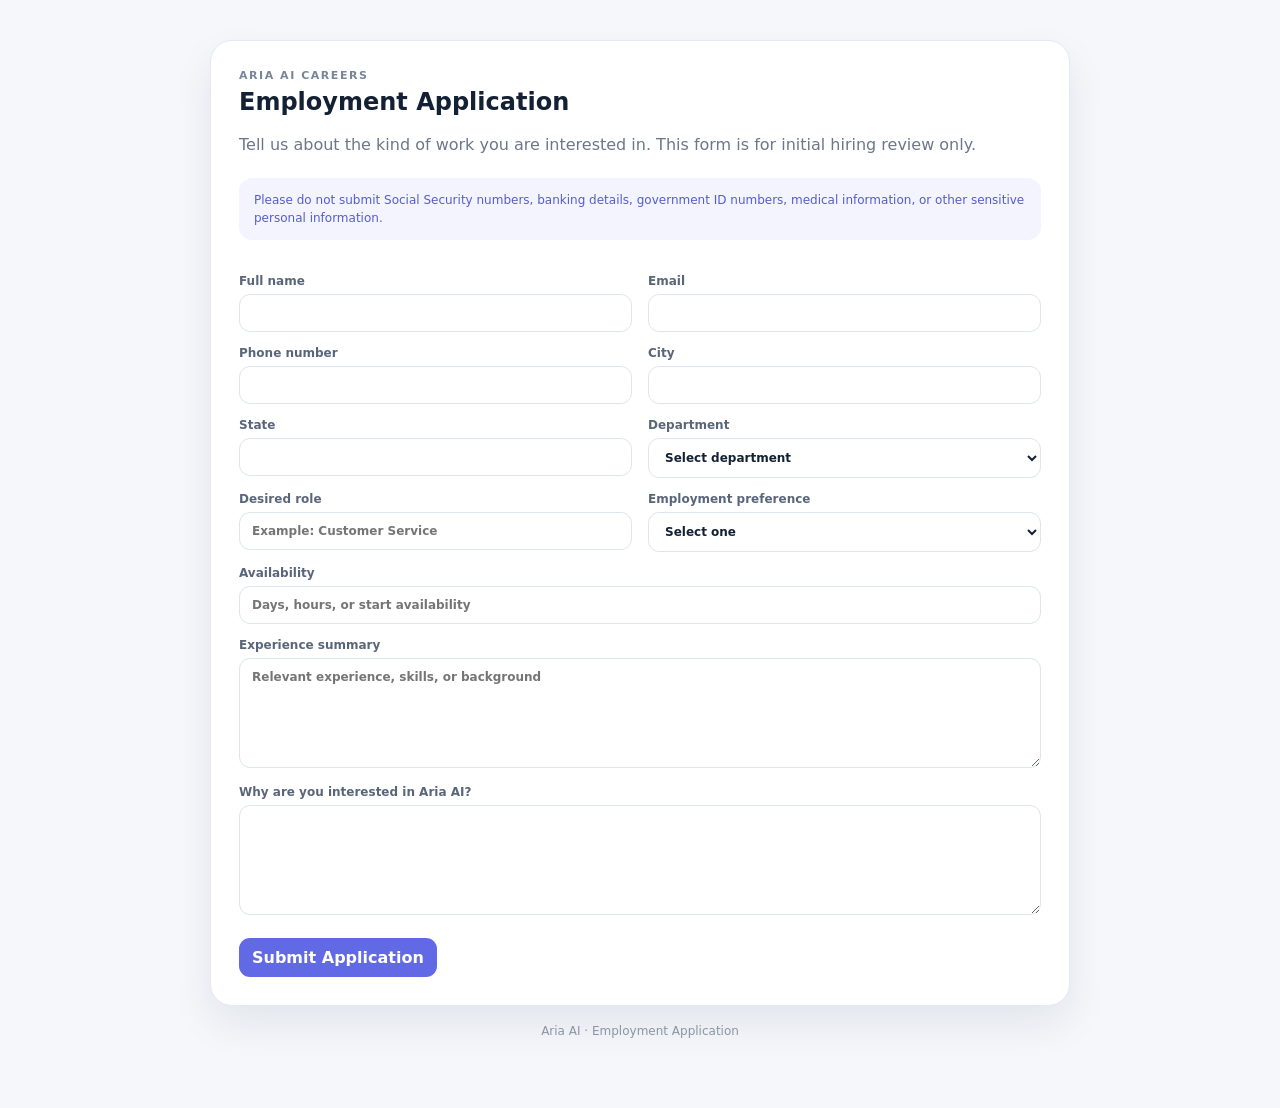
<file: application.html>
<!doctype html>
<html lang="en">
<head>
  <meta charset="utf-8" />
  <meta name="viewport" content="width=device-width, initial-scale=1" />
  <title>Apply to Aria AI</title>
  <link rel="stylesheet" href="staff.css" />
  <style>
    body{background:#f5f7fb}.application-wrap{width:min(860px,calc(100% - 32px));margin:40px auto 70px}.application-card{background:#fff;border:1px solid #e5eaf1;border-radius:22px;padding:28px;box-shadow:0 18px 40px rgba(17,31,56,.08)}.application-head{margin-bottom:20px}.application-head h1{margin:6px 0 8px}.application-head p{color:#6b778a;line-height:1.6}.application-note{padding:13px 15px;border-radius:13px;background:#f3f4ff;color:#555dcc;font-size:12px;line-height:1.5;margin-bottom:20px}.success{padding:18px;border-radius:14px;background:#e9f7f3;color:#1e7d6e;font-weight:700;margin-bottom:18px}.hidden{display:none}.application-footer{text-align:center;color:#8a95a5;font-size:12px;margin-top:18px}@media(max-width:640px){.application-wrap{margin:18px auto 50px}.application-card{padding:20px}}
  </style>
</head>
<body>
  <main class="application-wrap">
    <section class="application-card">
      <div id="applicationSuccess" class="success hidden">Application received. Aria AI staff will review your submission.</div>
      <div class="application-head"><div class="eyebrow">ARIA AI CAREERS</div><h1>Employment Application</h1><p>Tell us about the kind of work you are interested in. This form is for initial hiring review only.</p></div>
      <div class="application-note">Please do not submit Social Security numbers, banking details, government ID numbers, medical information, or other sensitive personal information.</div>
      <form id="applicationForm" class="form-grid">
        <label>Full name<input id="appFullName" required maxlength="120" /></label>
        <label>Email<input id="appEmail" type="email" required maxlength="254" /></label>
        <label>Phone number<input id="appPhone" maxlength="40" /></label>
        <label>City<input id="appCity" maxlength="80" /></label>
        <label>State<input id="appState" maxlength="80" /></label>
        <label>Department<select id="appDepartment" required><option value="">Select department</option><option>Operations</option><option>HR</option><option>IT</option><option>Engineering</option></select></label>
        <label>Desired role<input id="appDesiredRole" required maxlength="120" placeholder="Example: Customer Service" /></label>
        <label>Employment preference<select id="appEmploymentType" required><option value="">Select one</option><option>Full-time</option><option>Part-time</option><option>Flexible</option><option>Internship</option></select></label>
        <label class="full">Availability<input id="appAvailability" maxlength="160" placeholder="Days, hours, or start availability" /></label>
        <label class="full">Experience summary<textarea id="appExperience" maxlength="1200" placeholder="Relevant experience, skills, or background"></textarea></label>
        <label class="full">Why are you interested in Aria AI?<textarea id="appWhyAria" maxlength="1200"></textarea></label>
        <div class="full modal-actions"><button id="applicationSubmit" class="primary" type="submit">Submit Application</button></div>
      </form>
    </section>
    <div class="application-footer">Aria AI · Employment Application</div>
  </main>
  <script src="application.js"></script>
</body>
</html>
</file>
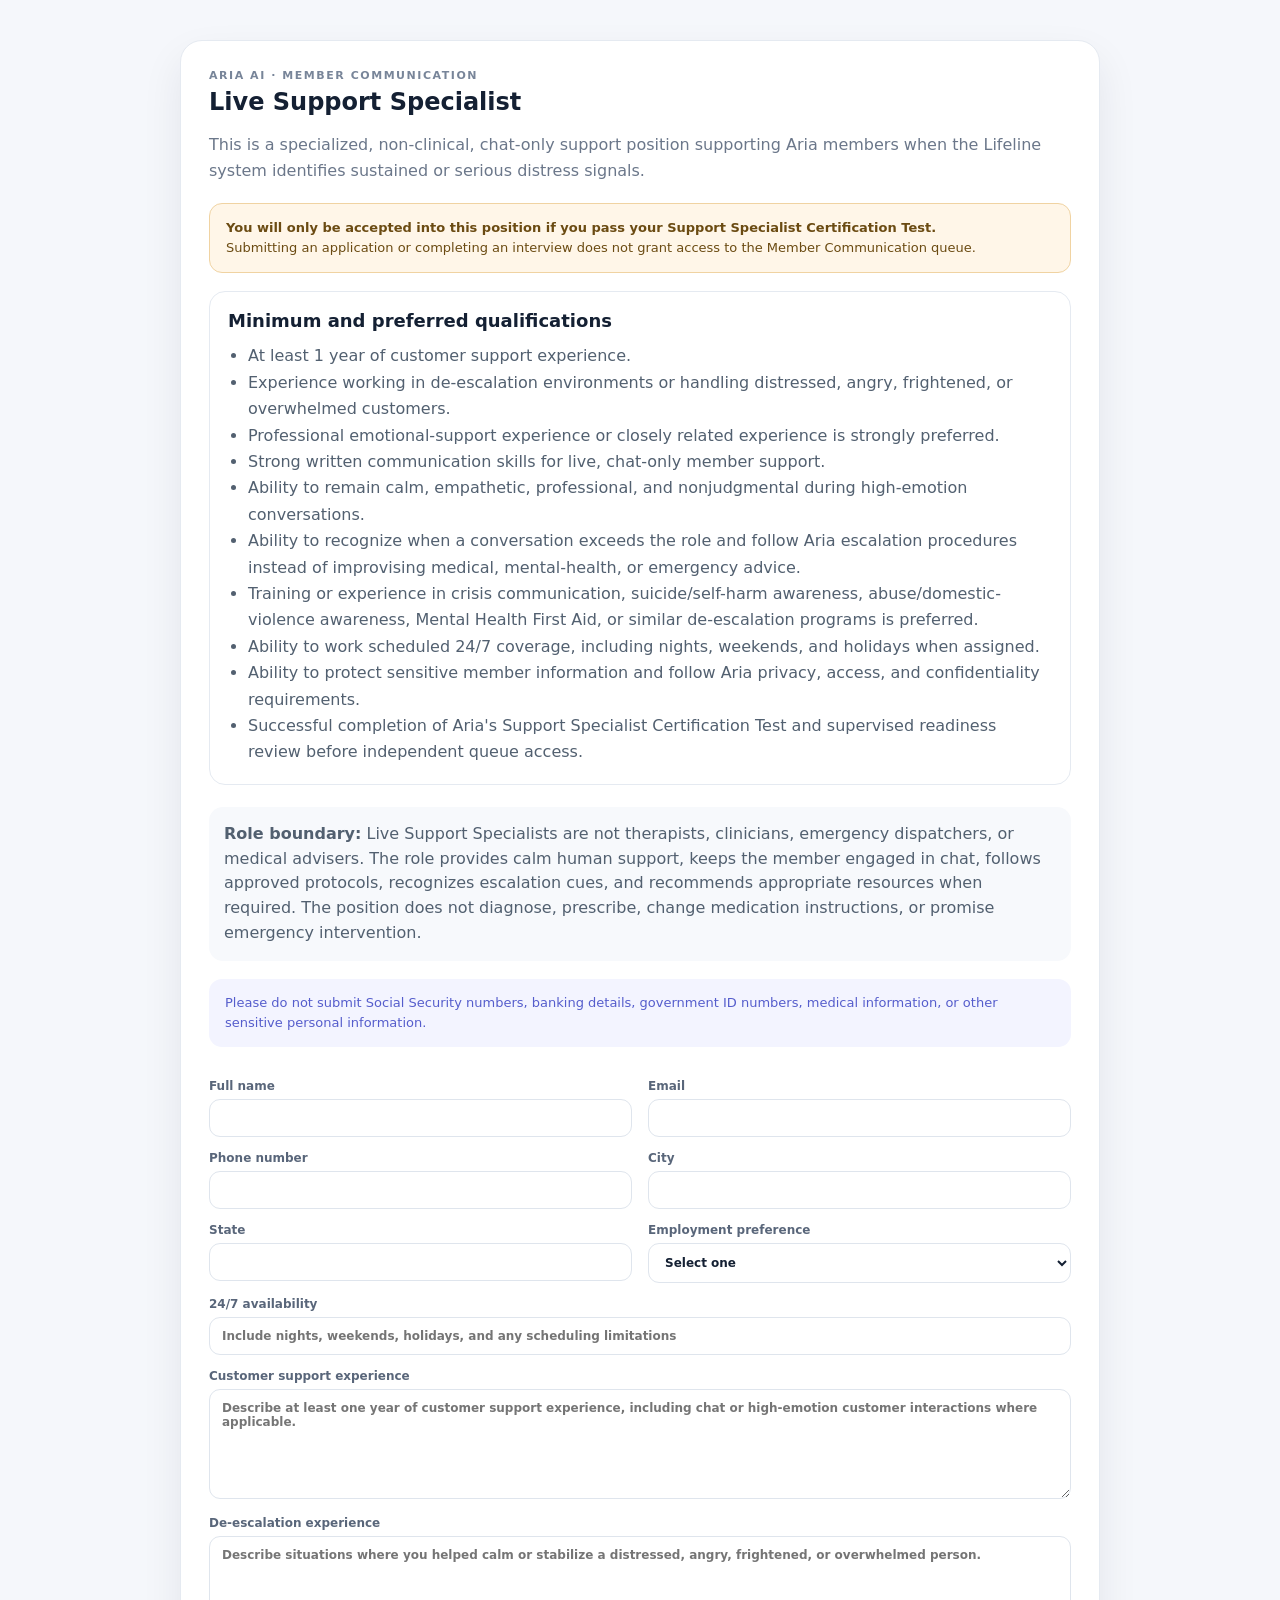
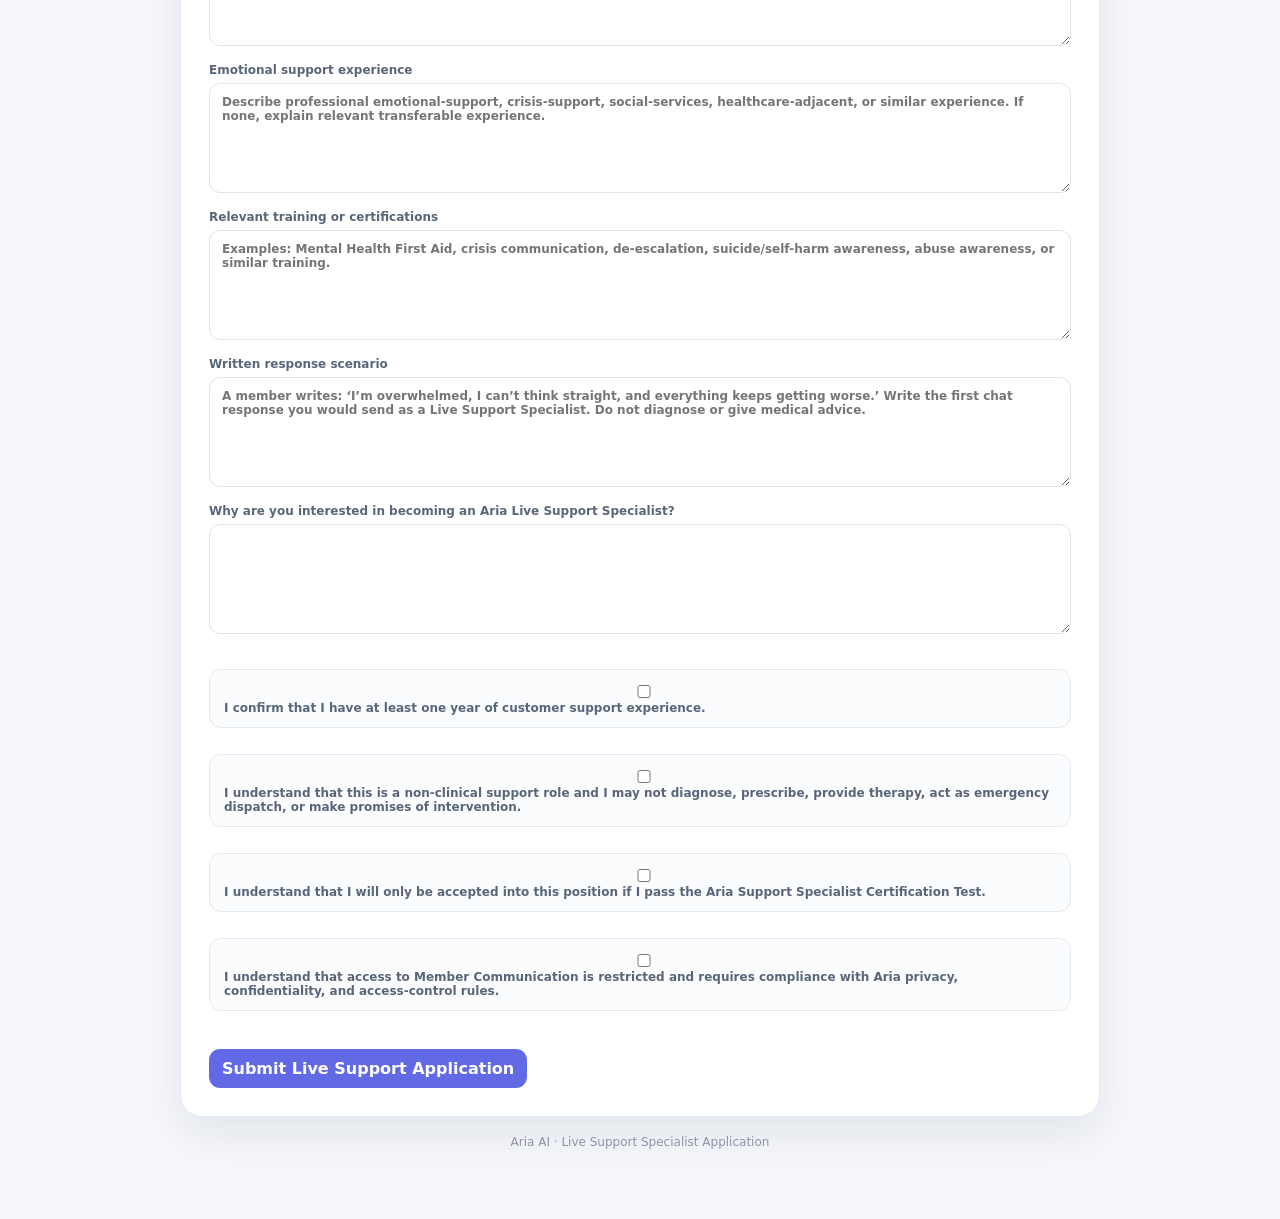
<file: live-support-application.html>
<!doctype html>
<html lang="en">
<head>
  <meta charset="utf-8" />
  <meta name="viewport" content="width=device-width, initial-scale=1" />
  <title>Live Support Specialist Application · Aria AI</title>
  <link rel="stylesheet" href="staff.css" />
  <style>
    body{background:#f5f7fb}.application-wrap{width:min(920px,calc(100% - 32px));margin:40px auto 70px}.application-card{background:#fff;border:1px solid #e5eaf1;border-radius:22px;padding:28px;box-shadow:0 18px 40px rgba(17,31,56,.08)}.application-head{margin-bottom:20px}.application-head h1{margin:6px 0 8px}.application-head p{color:#6b778a;line-height:1.6}.application-note,.certification-notice{padding:14px 16px;border-radius:13px;font-size:13px;line-height:1.55;margin-bottom:18px}.application-note{background:#f3f4ff;color:#555dcc}.certification-notice{background:#fff6e8;border:1px solid #f0d3a2;color:#6b4b12}.requirements{border:1px solid #e5eaf1;border-radius:16px;padding:18px;margin:18px 0 22px}.requirements h2{font-size:18px;margin:0 0 12px}.requirements ul{margin:0;padding-left:20px;color:#526070;line-height:1.65}.role-boundary{background:#f7f9fc;border-radius:14px;padding:15px;margin:18px 0;color:#526070;line-height:1.55}.confirm-grid{display:grid;gap:12px;margin:18px 0}.confirm-row{display:flex;gap:10px;align-items:flex-start;padding:12px 14px;border:1px solid #e5eaf1;border-radius:12px;background:#fbfcfe}.confirm-row input{margin-top:3px}.success{padding:18px;border-radius:14px;background:#e9f7f3;color:#1e7d6e;font-weight:700;margin-bottom:18px}.hidden{display:none}.application-footer{text-align:center;color:#8a95a5;font-size:12px;margin-top:18px}@media(max-width:640px){.application-wrap{margin:18px auto 50px}.application-card{padding:20px}}
  </style>
</head>
<body>
  <main class="application-wrap">
    <section class="application-card">
      <div id="applicationSuccess" class="success hidden">Application received. Qualified applicants may be invited to the Aria Support Specialist Certification process.</div>
      <div class="application-head">
        <div class="eyebrow">ARIA AI · MEMBER COMMUNICATION</div>
        <h1>Live Support Specialist</h1>
        <p>This is a specialized, non-clinical, chat-only support position supporting Aria members when the Lifeline system identifies sustained or serious distress signals.</p>
      </div>

      <div class="certification-notice"><strong>You will only be accepted into this position if you pass your Support Specialist Certification Test.</strong><br />Submitting an application or completing an interview does not grant access to the Member Communication queue.</div>

      <section class="requirements" aria-labelledby="requirementsTitle">
        <h2 id="requirementsTitle">Minimum and preferred qualifications</h2>
        <ul>
          <li>At least 1 year of customer support experience.</li>
          <li>Experience working in de-escalation environments or handling distressed, angry, frightened, or overwhelmed customers.</li>
          <li>Professional emotional-support experience or closely related experience is strongly preferred.</li>
          <li>Strong written communication skills for live, chat-only member support.</li>
          <li>Ability to remain calm, empathetic, professional, and nonjudgmental during high-emotion conversations.</li>
          <li>Ability to recognize when a conversation exceeds the role and follow Aria escalation procedures instead of improvising medical, mental-health, or emergency advice.</li>
          <li>Training or experience in crisis communication, suicide/self-harm awareness, abuse/domestic-violence awareness, Mental Health First Aid, or similar de-escalation programs is preferred.</li>
          <li>Ability to work scheduled 24/7 coverage, including nights, weekends, and holidays when assigned.</li>
          <li>Ability to protect sensitive member information and follow Aria privacy, access, and confidentiality requirements.</li>
          <li>Successful completion of Aria's Support Specialist Certification Test and supervised readiness review before independent queue access.</li>
        </ul>
      </section>

      <div class="role-boundary"><strong>Role boundary:</strong> Live Support Specialists are not therapists, clinicians, emergency dispatchers, or medical advisers. The role provides calm human support, keeps the member engaged in chat, follows approved protocols, recognizes escalation cues, and recommends appropriate resources when required. The position does not diagnose, prescribe, change medication instructions, or promise emergency intervention.</div>

      <div class="application-note">Please do not submit Social Security numbers, banking details, government ID numbers, medical information, or other sensitive personal information.</div>

      <form id="liveSupportApplicationForm" class="form-grid">
        <input id="appDepartment" type="hidden" value="Operations" />
        <input id="appDesiredRole" type="hidden" value="Live Support Specialist" />
        <label>Full name<input id="appFullName" required maxlength="120" /></label>
        <label>Email<input id="appEmail" type="email" required maxlength="254" /></label>
        <label>Phone number<input id="appPhone" maxlength="40" /></label>
        <label>City<input id="appCity" maxlength="80" /></label>
        <label>State<input id="appState" maxlength="80" /></label>
        <label>Employment preference<select id="appEmploymentType" required><option value="">Select one</option><option>Full-time</option><option>Part-time</option><option>Flexible</option></select></label>
        <label class="full">24/7 availability<input id="appAvailability" required maxlength="160" placeholder="Include nights, weekends, holidays, and any scheduling limitations" /></label>
        <label class="full">Customer support experience<textarea id="supportExperience" required maxlength="1200" placeholder="Describe at least one year of customer support experience, including chat or high-emotion customer interactions where applicable."></textarea></label>
        <label class="full">De-escalation experience<textarea id="deescalationExperience" required maxlength="1200" placeholder="Describe situations where you helped calm or stabilize a distressed, angry, frightened, or overwhelmed person."></textarea></label>
        <label class="full">Emotional support experience<textarea id="emotionalSupportExperience" maxlength="1200" placeholder="Describe professional emotional-support, crisis-support, social-services, healthcare-adjacent, or similar experience. If none, explain relevant transferable experience."></textarea></label>
        <label class="full">Relevant training or certifications<textarea id="supportTraining" maxlength="1000" placeholder="Examples: Mental Health First Aid, crisis communication, de-escalation, suicide/self-harm awareness, abuse awareness, or similar training."></textarea></label>
        <label class="full">Written response scenario<textarea id="supportScenario" required maxlength="1600" placeholder="A member writes: ‘I’m overwhelmed, I can’t think straight, and everything keeps getting worse.’ Write the first chat response you would send as a Live Support Specialist. Do not diagnose or give medical advice."></textarea></label>
        <label class="full">Why are you interested in becoming an Aria Live Support Specialist?<textarea id="appWhyAria" required maxlength="1200"></textarea></label>

        <div class="full confirm-grid">
          <label class="confirm-row"><input id="confirmYear" type="checkbox" required /><span>I confirm that I have at least one year of customer support experience.</span></label>
          <label class="confirm-row"><input id="confirmRoleBoundary" type="checkbox" required /><span>I understand that this is a non-clinical support role and I may not diagnose, prescribe, provide therapy, act as emergency dispatch, or make promises of intervention.</span></label>
          <label class="confirm-row"><input id="confirmCertification" type="checkbox" required /><span><strong>I understand that I will only be accepted into this position if I pass the Aria Support Specialist Certification Test.</strong></span></label>
          <label class="confirm-row"><input id="confirmPrivacy" type="checkbox" required /><span>I understand that access to Member Communication is restricted and requires compliance with Aria privacy, confidentiality, and access-control rules.</span></label>
        </div>

        <div class="full modal-actions"><button id="applicationSubmit" class="primary" type="submit">Submit Live Support Application</button></div>
      </form>
    </section>
    <div class="application-footer">Aria AI · Live Support Specialist Application</div>
  </main>
  <script src="live-support-application.js"></script>
</body>
</html>
</file>
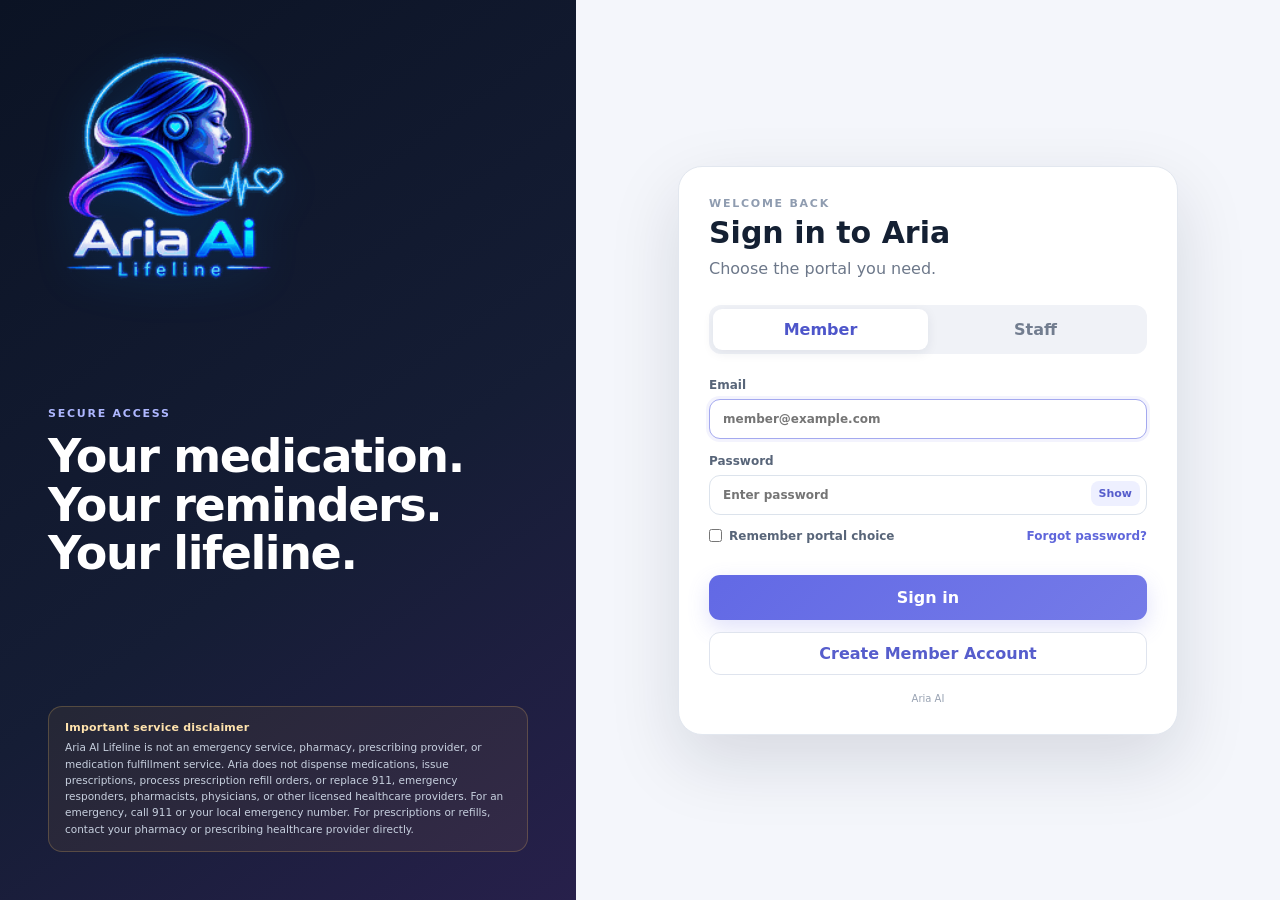
<file: login.html>
<!doctype html>
<html lang="en">
<head>
  <meta charset="utf-8" />
  <meta name="viewport" content="width=device-width, initial-scale=1" />
  <meta name="theme-color" content="#0b1324" />
  <title>Sign in — Aria AI</title>
  <link rel="stylesheet" href="login.css" />
  <link rel="stylesheet" href="login-brand.css" />
</head>
<body>
  <main class="login-shell">
    <section class="login-brand-panel">
      <div class="brand-lockup brand-lockup-current" aria-label="Aria Ai Lifeline">
        <img class="brand-current-logo" src="./aria-lifeline-login.png?v=5" alt="Aria Ai Lifeline" width="192" height="192" decoding="async" fetchpriority="high" />
      </div>
      <div class="brand-copy">
        <div class="eyebrow">SECURE ACCESS</div>
        <h1>Your medication. Your reminders. Your lifeline.</h1>
      </div>
      <div class="service-disclaimer" role="note" aria-label="Important service disclaimer">
        <strong>Important service disclaimer</strong>
        <span>Aria AI Lifeline is not an emergency service, pharmacy, prescribing provider, or medication fulfillment service. Aria does not dispense medications, issue prescriptions, process prescription refill orders, or replace 911, emergency responders, pharmacists, physicians, or other licensed healthcare providers. For an emergency, call 911 or your local emergency number. For prescriptions or refills, contact your pharmacy or prescribing healthcare provider directly.</span>
      </div>
    </section>

    <section class="login-card-wrap">
      <div class="login-card">
        <div id="signInView">
          <div class="login-heading"><div class="eyebrow">WELCOME BACK</div><h2>Sign in to Aria</h2><p>Choose the portal you need.</p></div>
          <div class="portal-tabs" role="tablist" aria-label="Choose portal"><button class="portal-tab active" id="memberTab" type="button" data-role="member">Member</button><button class="portal-tab" id="staffTab" type="button" data-role="staff">Staff</button></div>
          <form id="loginForm" novalidate>
            <input type="hidden" id="loginRole" value="member" />
            <label>Email<input id="loginEmail" type="email" autocomplete="username" required placeholder="member@example.com" /></label>
            <label>Password<div class="password-field"><input id="loginPassword" type="password" autocomplete="current-password" required placeholder="Enter password" /><button id="togglePassword" type="button" aria-label="Show password">Show</button></div></label>
            <div class="form-row"><label class="remember"><input id="rememberDemo" type="checkbox" /> Remember portal choice</label><button class="link-button" id="forgotPassword" type="button">Forgot password?</button></div>
            <div class="login-error" id="loginError" role="alert" hidden></div>
            <button class="sign-in" type="submit">Sign in</button>
          </form>
          <button class="create-account-link" id="openRegistration" type="button">Create Member Account</button>
          <div class="demo-credentials" id="demoCredentials" hidden></div>
        </div>

        <div id="registrationView" hidden>
          <div class="login-heading"><div class="eyebrow">INVITATION REQUIRED</div><h2>Create Member Account</h2><p>Use the email listed on your approved Aria invitation.</p></div>
          <div class="registration-status" id="registrationStatus">Step 1 of 5 — Confirm invitation</div>

          <section id="eligibilityStep" class="registration-step">
            <label>Application email<input id="registrationEmail" type="email" autocomplete="email" placeholder="you@example.com" /></label>
            <div id="accessCodeWrap" hidden><label>Aria access code<input id="registrationAccessCode" type="text" autocomplete="one-time-code" placeholder="ARIA-XXXX-XXXX" /></label><p class="field-help">Enter the unique code issued with your Aria invitation.</p></div>
            <div class="login-error" id="registrationError" role="alert" hidden></div>
            <button class="sign-in" id="checkEligibility" type="button">Continue</button>
          </section>

          <section id="consentStep" class="registration-step" hidden>
            <div class="consent-card">
              <div class="eyebrow">MEMBER CONSENT</div>
              <h3>Review before continuing</h3>
              <p>Aria helps you record medication information and reminders. Aria Lifeline adds AI conversation support, Care Circle features, and safety-escalation tools when enabled.</p>
              <ul>
                <li>Aria is not a medical professional and does not prescribe medication or replace medical advice.</li>
                <li>Aria is not an emergency dispatch service. Emergency calling remains a direct action from your device.</li>
                <li>Aria is not a pharmacy or medication fulfillment service and does not dispense medication or process prescription refill orders.</li>
                <li>Your account activity, consent, medication records, reminders, and enabled Lifeline activity may be stored so Aria can provide the service and maintain an audit history.</li>
                <li>Care Circle and Lifeline location sharing are optional features and require separate choices inside the app.</li>
              </ul>
              <label class="consent-check"><input id="memberConsentRequired" type="checkbox" /> <span>I have reviewed this consent summary and agree to continue creating my Aria account.</span></label>
              <div class="consent-version">Consent version: <span id="consentVersionLabel">Loading…</span></div>
            </div>
            <div class="login-error" id="consentError" role="alert" hidden></div>
            <button class="sign-in" id="acceptConsent" type="button">Accept & Continue</button>
          </section>

          <section id="verificationStep" class="registration-step" hidden>
            <p class="verification-copy" id="verificationCopy">A verification code is required before you can create the account.</p>
            <div class="prototype-code" id="prototypeVerificationCode" hidden></div>
            <label>Email verification code<input id="emailVerificationCode" type="text" inputmode="numeric" autocomplete="one-time-code" maxlength="6" placeholder="6-digit code" /></label>
            <div class="login-error" id="verificationError" role="alert" hidden></div>
            <button class="sign-in" id="verifyEmailCode" type="button">Verify Email</button>
          </section>

          <section id="passwordStep" class="registration-step" hidden>
            <label>Your name<input id="newMemberName" type="text" autocomplete="name" maxlength="120" placeholder="First and last name" /></label>
            <label>Create password<input id="newMemberPassword" type="password" autocomplete="new-password" minlength="14" placeholder="At least 14 characters" /></label>
            <label>Confirm password<input id="confirmMemberPassword" type="password" autocomplete="new-password" minlength="14" placeholder="Confirm password" /></label>
            <p class="field-help">Use at least 14 characters. Aria stores a secure password hash, not your plaintext password.</p>
            <div class="login-error" id="passwordError" role="alert" hidden></div>
            <button class="sign-in" id="continueToPlan" type="button">Continue</button>
          </section>

          <section id="planStep" class="registration-step" hidden>
            <div class="plan-heading"><h3>Start by learning Aria</h3><p>Your account begins with Aria Free and a 30-day Aria Assistant learning period. We will guide you through the app first and introduce Lifeline membership afterward—without interrupting you with an automatic purchase pop-up.</p></div>
            <label class="plan-card selected" data-plan-card="free"><input type="radio" name="ariaPlan" value="free" checked /><span class="plan-copy"><strong>Aria Free + 30-day Assistant trial</strong><small>Medication tracking, scheduled reminders, dose checkoffs, Care Circle setup, Aria Assistant training, and a guided introduction to Lifeline.</small></span><span class="plan-price">$0</span></label>
            <div class="plan-note"><strong>Training first:</strong> once you sign in, Aria will show a short guided tutorial. Membership options are introduced after the tutorial. Lifeline will offer weekly membership at $4.99/week and monthly membership at $19.99/month. Billing is not connected yet.</div>
            <div class="login-error" id="planError" role="alert" hidden></div>
            <button class="sign-in" id="createMemberAccount" type="button">Create Account & Start Learning</button>
          </section>

          <section id="successStep" class="registration-step" hidden>
            <div class="success-panel"><div class="success-icon">✓</div><h3>Account created</h3><p id="successMessage">Your Aria account is ready. Your 30-day Assistant learning period starts today.</p></div>
            <button class="sign-in" id="returnToSignIn" type="button">Go to Sign In</button>
          </section>

          <button class="create-account-link" id="backToSignIn" type="button">Back to sign in</button>
        </div>

        <div class="login-footer"><span>Aria AI</span></div>
      </div>
    </section>
  </main>
  <script src="login.js"></script>
  <script src="password-recovery-ui.js"></script>
</body>
</html>
</file>
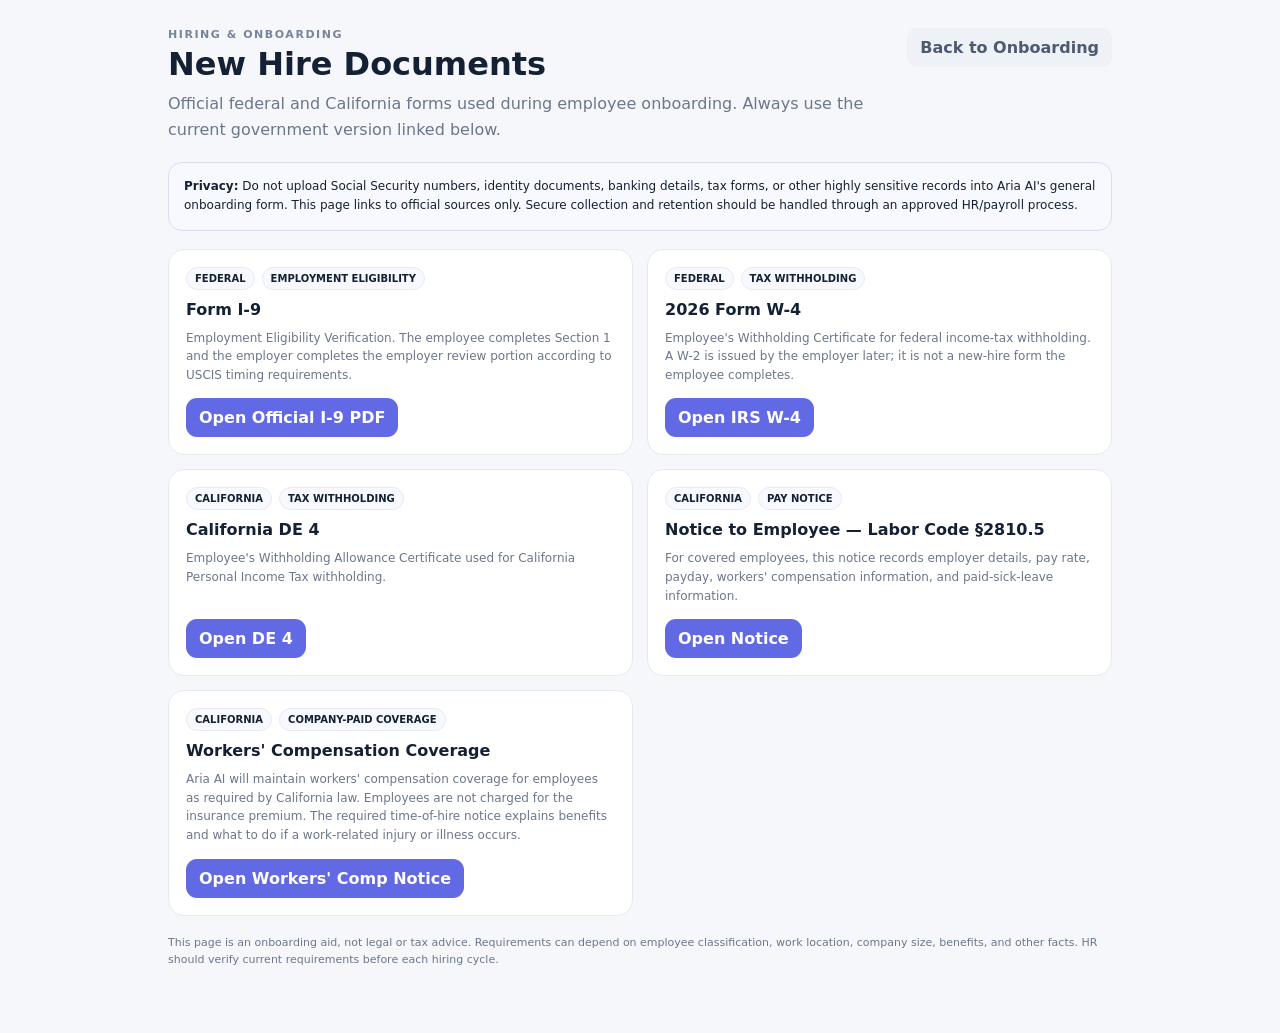
<file: new-hire-documents.html>
<!doctype html>
<html lang="en">
<head>
  <meta charset="utf-8" />
  <meta name="viewport" content="width=device-width, initial-scale=1" />
  <title>Aria AI — New Hire Documents</title>
  <link rel="stylesheet" href="staff.css" />
  <style>
    .docs-shell{max-width:980px;margin:0 auto;padding:28px 18px 54px}
    .docs-head{display:flex;align-items:flex-start;justify-content:space-between;gap:18px;margin-bottom:20px}
    .docs-head h1{margin:4px 0 8px}
    .docs-intro{color:var(--muted);line-height:1.6;max-width:720px;margin:0}
    .docs-grid{display:grid;grid-template-columns:repeat(2,minmax(0,1fr));gap:14px}
    .doc-card{border:1px solid var(--line);border-radius:16px;background:#fff;padding:17px;display:flex;flex-direction:column;gap:10px}
    .doc-card h2{font-size:16px;margin:0}
    .doc-card p{font-size:12px;line-height:1.55;color:var(--muted);margin:0}
    .doc-meta{display:flex;gap:7px;flex-wrap:wrap}
    .doc-tag{font-size:10px;font-weight:750;border:1px solid var(--line);border-radius:999px;padding:5px 8px;background:#f8f9ff}
    .doc-actions{display:flex;gap:8px;flex-wrap:wrap;margin-top:auto;padding-top:4px}
    .doc-actions a{text-decoration:none}
    .security-note{margin:0 0 18px;padding:14px 15px;border:1px solid #d9dcf6;border-radius:14px;background:#f8f9ff;font-size:12px;line-height:1.6;color:var(--text)}
    .footer-note{margin-top:18px;color:var(--muted);font-size:11px;line-height:1.55}
    @media(max-width:720px){.docs-grid{grid-template-columns:1fr}.docs-head{display:block}.docs-head .secondary{margin-top:12px}}
  </style>
</head>
<body>
  <main class="docs-shell">
    <div class="docs-head">
      <div>
        <div class="eyebrow">HIRING & ONBOARDING</div>
        <h1>New Hire Documents</h1>
        <p class="docs-intro">Official federal and California forms used during employee onboarding. Always use the current government version linked below.</p>
      </div>
      <button id="backToOnboarding" class="secondary" type="button">Back to Onboarding</button>
    </div>

    <div class="security-note"><strong>Privacy:</strong> Do not upload Social Security numbers, identity documents, banking details, tax forms, or other highly sensitive records into Aria AI's general onboarding form. This page links to official sources only. Secure collection and retention should be handled through an approved HR/payroll process.</div>

    <section class="docs-grid" aria-label="New hire documents">
      <article class="doc-card">
        <div class="doc-meta"><span class="doc-tag">FEDERAL</span><span class="doc-tag">EMPLOYMENT ELIGIBILITY</span></div>
        <h2>Form I-9</h2>
        <p>Employment Eligibility Verification. The employee completes Section 1 and the employer completes the employer review portion according to USCIS timing requirements.</p>
        <div class="doc-actions"><a class="primary button-link" href="https://www.uscis.gov/sites/default/files/document/forms/i-9.pdf" target="_blank" rel="noopener noreferrer">Open Official I-9 PDF</a></div>
      </article>

      <article class="doc-card">
        <div class="doc-meta"><span class="doc-tag">FEDERAL</span><span class="doc-tag">TAX WITHHOLDING</span></div>
        <h2>2026 Form W-4</h2>
        <p>Employee's Withholding Certificate for federal income-tax withholding. A W-2 is issued by the employer later; it is not a new-hire form the employee completes.</p>
        <div class="doc-actions"><a class="primary button-link" href="https://www.irs.gov/pub/irs-pdf/fw4.pdf" target="_blank" rel="noopener noreferrer">Open IRS W-4</a></div>
      </article>

      <article class="doc-card">
        <div class="doc-meta"><span class="doc-tag">CALIFORNIA</span><span class="doc-tag">TAX WITHHOLDING</span></div>
        <h2>California DE 4</h2>
        <p>Employee's Withholding Allowance Certificate used for California Personal Income Tax withholding.</p>
        <div class="doc-actions"><a class="primary button-link" href="https://edd.ca.gov/pdf_pub_ctr/de4.pdf" target="_blank" rel="noopener noreferrer">Open DE 4</a></div>
      </article>

      <article class="doc-card">
        <div class="doc-meta"><span class="doc-tag">CALIFORNIA</span><span class="doc-tag">PAY NOTICE</span></div>
        <h2>Notice to Employee — Labor Code §2810.5</h2>
        <p>For covered employees, this notice records employer details, pay rate, payday, workers' compensation information, and paid-sick-leave information.</p>
        <div class="doc-actions"><a class="primary button-link" href="https://www.dir.ca.gov/dlse/LC_2810.5_Notice.pdf" target="_blank" rel="noopener noreferrer">Open Notice</a></div>
      </article>

      <article class="doc-card">
        <div class="doc-meta"><span class="doc-tag">CALIFORNIA</span><span class="doc-tag">COMPANY-PAID COVERAGE</span></div>
        <h2>Workers' Compensation Coverage</h2>
        <p>Aria AI will maintain workers' compensation coverage for employees as required by California law. Employees are not charged for the insurance premium. The required time-of-hire notice explains benefits and what to do if a work-related injury or illness occurs.</p>
        <div class="doc-actions"><a class="primary button-link" href="https://www.dir.ca.gov/dwc/DWCPamphlets/TimeOfHireNotice.pdf" target="_blank" rel="noopener noreferrer">Open Workers' Comp Notice</a></div>
      </article>
    </section>

    <p class="footer-note">This page is an onboarding aid, not legal or tax advice. Requirements can depend on employee classification, work location, company size, benefits, and other facts. HR should verify current requirements before each hiring cycle.</p>
  </main>
  <script src="new-hire-documents.js?v=20260823-1"></script>
</body>
</html>
</file>
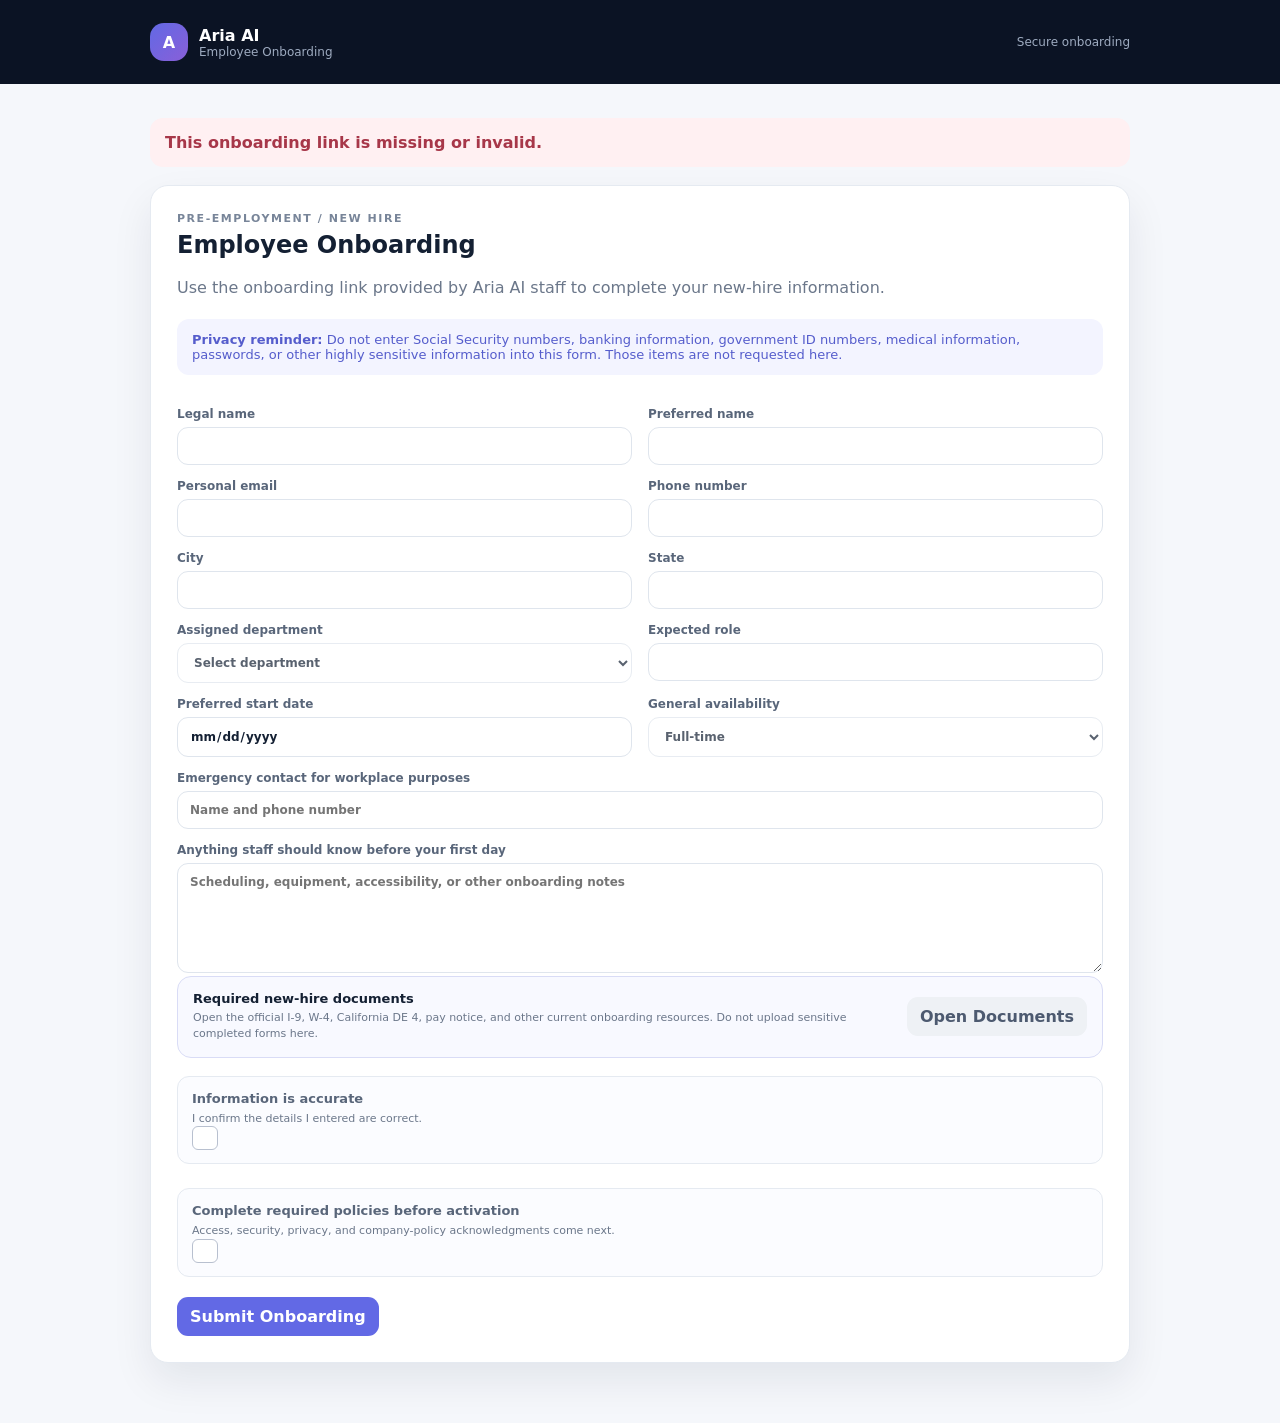
<file: onboarding.html>
<!doctype html>
<html lang="en">
<head>
  <meta charset="utf-8" />
  <meta name="viewport" content="width=device-width, initial-scale=1" />
  <title>Aria AI — Employee Onboarding</title>
  <link rel="stylesheet" href="staff.css" />
  <style>
    .acknowledgment-group{grid-column:1/-1;display:grid;gap:10px;margin-top:4px}
    .acknowledgment-row{display:flex;align-items:center;justify-content:space-between;gap:18px;padding:13px 14px;border:1px solid var(--line);border-radius:12px;background:#fbfcff;cursor:pointer;font-weight:650;color:var(--text)}
    .acknowledgment-row:hover{border-color:#cfd4f5;background:#f8f9ff}
    .acknowledgment-copy{display:block;min-width:0}
    .acknowledgment-copy strong{display:block;font-size:13px;line-height:1.4}
    .acknowledgment-copy small{display:block;margin-top:3px;color:var(--muted);font-size:11px;font-weight:500;line-height:1.4}
    .acknowledgment-row input[type="checkbox"]{appearance:none;-webkit-appearance:none;width:20px;height:20px;min-width:20px;margin:0;border:1.5px solid #b8c0cf;border-radius:6px;background:#fff;display:grid;place-items:center;cursor:pointer;transition:.15s ease}
    .acknowledgment-row input[type="checkbox"]:checked{background:#6269e5;border-color:#6269e5}
    .acknowledgment-row input[type="checkbox"]:checked::after{content:'✓';color:#fff;font-size:13px;font-weight:900;line-height:1}
    .acknowledgment-row input[type="checkbox"]:focus-visible{outline:3px solid rgba(98,105,229,.18);outline-offset:2px}
    .new-hire-docs{grid-column:1/-1;border:1px solid #d9dcf6;border-radius:14px;background:#f8f9ff;padding:14px 15px;display:flex;align-items:center;justify-content:space-between;gap:16px}
    .new-hire-docs strong{display:block;font-size:13px}
    .new-hire-docs p{margin:4px 0 0;color:var(--muted);font-size:11px;line-height:1.5}
    .new-hire-docs a{white-space:nowrap;text-decoration:none}
    @media(max-width:560px){.acknowledgment-row{padding:12px;gap:12px}.acknowledgment-copy strong{font-size:12px}.new-hire-docs{display:block}.new-hire-docs a{display:inline-flex;margin-top:11px}}
  </style>
</head>
<body>
  <div class="onboarding-shell">
    <header class="onboarding-topbar">
      <div class="onboarding-brand"><div class="brand-mark">A</div><div><strong>Aria AI</strong><div style="font-size:12px;color:#9eabc0">Employee Onboarding</div></div></div>
      <span style="font-size:12px;color:#9eabc0">Secure onboarding</span>
    </header>

    <main class="onboarding-main">
      <div id="submissionBanner" class="success-banner hidden">Onboarding information submitted for staff review.</div>
      <section class="onboarding-card">
        <div class="eyebrow">PRE-EMPLOYMENT / NEW HIRE</div>
        <h1>Employee Onboarding</h1>
        <p id="candidateIntro">Use the onboarding link provided by Aria AI staff to complete your new-hire information.</p>
        <div class="notice"><strong>Privacy reminder:</strong> Do not enter Social Security numbers, banking information, government ID numbers, medical information, passwords, or other highly sensitive information into this form. Those items are not requested here.</div>

        <form id="onboardingForm" class="form-grid">
          <label>Legal name<input id="legalName" required maxlength="120" /></label>
          <label>Preferred name<input id="preferredName" maxlength="80" /></label>
          <label>Personal email<input id="personalEmail" type="email" required maxlength="254" /></label>
          <label>Phone number<input id="phone" required maxlength="40" /></label>
          <label>City<input id="city" required maxlength="80" /></label>
          <label>State<input id="state" required maxlength="50" /></label>
          <label>Assigned department<select id="onboardingDepartment" required><option value="">Select department</option><option>Operations</option><option>HR</option><option>IT</option><option>Engineering</option></select></label>
          <label>Expected role<input id="expectedRole" required maxlength="120" /></label>
          <label>Preferred start date<input id="startDate" type="date" required /></label>
          <label>General availability<select id="availability" required><option>Full-time</option><option>Part-time</option><option>Flexible / To be discussed</option></select></label>
          <label class="full">Emergency contact for workplace purposes<input id="emergencyContact" maxlength="160" placeholder="Name and phone number" /></label>
          <label class="full">Anything staff should know before your first day<textarea id="notes" maxlength="1000" placeholder="Scheduling, equipment, accessibility, or other onboarding notes"></textarea></label>

          <div class="new-hire-docs">
            <div><strong>Required new-hire documents</strong><p>Open the official I-9, W-4, California DE 4, pay notice, and other current onboarding resources. Do not upload sensitive completed forms here.</p></div>
            <a id="newHireDocumentsLink" class="secondary button-link" href="new-hire-documents.html">Open Documents</a>
          </div>

          <div class="acknowledgment-group">
            <label class="acknowledgment-row" for="accuracyAck">
              <span class="acknowledgment-copy"><strong>Information is accurate</strong><small>I confirm the details I entered are correct.</small></span>
              <input id="accuracyAck" type="checkbox" required />
            </label>
            <label class="acknowledgment-row" for="policyAck">
              <span class="acknowledgment-copy"><strong>Complete required policies before activation</strong><small>Access, security, privacy, and company-policy acknowledgments come next.</small></span>
              <input id="policyAck" type="checkbox" required />
            </label>
          </div>

          <div class="full modal-actions"><button class="primary" type="submit">Submit Onboarding</button></div>
        </form>
      </section>
    </main>
  </div>
  <script src="onboarding.js?v=20260823-docnav"></script>
</body>
</html>
</file>
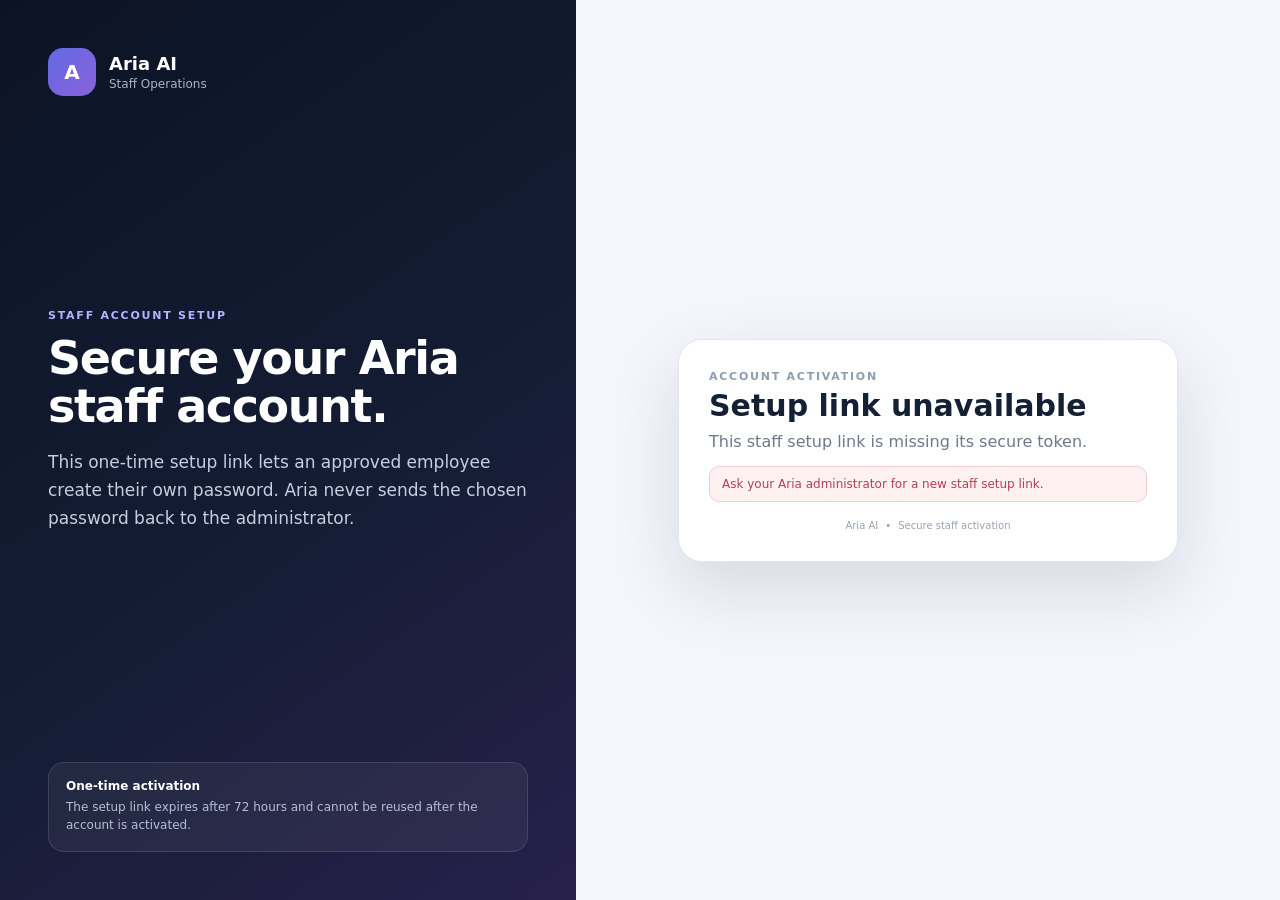
<file: staff-setup.html>
<!doctype html>
<html lang="en">
<head>
  <meta charset="utf-8" />
  <meta name="viewport" content="width=device-width, initial-scale=1" />
  <meta name="theme-color" content="#0b1324" />
  <title>Staff Account Setup — Aria AI</title>
  <link rel="stylesheet" href="login.css" />
</head>
<body>
  <main class="login-shell">
    <section class="login-brand-panel">
      <div class="brand-lockup"><div class="brand-mark">A</div><div><strong>Aria AI</strong><span>Staff Operations</span></div></div>
      <div class="brand-copy">
        <div class="eyebrow">STAFF ACCOUNT SETUP</div>
        <h1>Secure your Aria staff account.</h1>
        <p>This one-time setup link lets an approved employee create their own password. Aria never sends the chosen password back to the administrator.</p>
      </div>
      <div class="trust-note"><strong>One-time activation</strong><span>The setup link expires after 72 hours and cannot be reused after the account is activated.</span></div>
    </section>

    <section class="login-card-wrap">
      <div class="login-card">
        <div class="login-heading">
          <div class="eyebrow">ACCOUNT ACTIVATION</div>
          <h2 id="setupHeading">Checking setup link…</h2>
          <p id="setupSummary">Please wait while Aria validates this invitation.</p>
        </div>

        <div class="login-error" id="setupError" role="alert" hidden></div>

        <form id="staffSetupForm" hidden>
          <div class="registration-status" id="staffIdentity"></div>
          <label>Create password
            <div class="password-field">
              <input id="staffPassword" type="password" autocomplete="new-password" minlength="14" maxlength="200" required placeholder="At least 14 characters" />
              <button id="toggleStaffPassword" type="button">Show</button>
            </div>
          </label>
          <label>Confirm password<input id="staffPasswordConfirm" type="password" autocomplete="new-password" minlength="14" maxlength="200" required placeholder="Confirm password" /></label>
          <p class="field-help">Use at least 14 characters. A passphrase is encouraged.</p>
          <button class="sign-in" id="activateStaffAccount" type="submit">Activate Staff Account</button>
        </form>

        <div id="setupSuccess" hidden>
          <div class="registration-status">Account activated</div>
          <p>Your Aria staff account is ready. You can now sign in through the Staff portal.</p>
          <a class="sign-in button-link" href="login.html">Go to Staff Sign In</a>
        </div>

        <div class="login-footer"><span>Aria AI</span><span>•</span><span>Secure staff activation</span></div>
      </div>
    </section>
  </main>
  <script src="staff-setup.js"></script>
</body>
</html>
</file>
<file: staff.css>
:root{--bg:#f5f7fb;--panel:#fff;--line:#e5eaf1;--text:#142033;--muted:#6b778a;--nav:#0b1324;--accent:#6269e5;--accent-soft:#eef0ff;--danger:#c74759;--warning:#bd7a1a;--success:#1f7a68;--shadow:0 18px 40px rgba(17,31,56,.08)}*{box-sizing:border-box}body{margin:0;font-family:Inter,ui-sans-serif,system-ui,-apple-system,BlinkMacSystemFont,"Segoe UI",sans-serif;background:var(--bg);color:var(--text)}button,input,select,textarea{font:inherit}button,a{transition:.16s ease}.staff-shell{min-height:100vh;display:grid;grid-template-columns:250px 1fr}.staff-sidebar{background:linear-gradient(180deg,var(--nav),#10192b);color:#dce4f3;padding:24px 18px;display:flex;flex-direction:column;position:sticky;top:0;height:100vh}.brand-block{display:flex;align-items:center;gap:12px;padding:0 6px 26px}.brand-mark{width:42px;height:42px;border-radius:14px;display:grid;place-items:center;background:linear-gradient(135deg,#6269e5,#895fd8);color:#fff;font-weight:800}.brand-block strong,.brand-block span{display:block}.brand-block span{font-size:12px;color:#98a6bc;margin-top:2px}.staff-sidebar nav{display:flex;flex-direction:column;gap:6px}.nav-btn,.footer-links button{border:0;background:transparent;color:#aebbd0;text-align:left;padding:11px 12px;border-radius:11px;cursor:pointer}.nav-btn:hover,.footer-links button:hover{background:rgba(255,255,255,.05);color:#fff}.nav-btn.active{background:rgba(98,105,229,.18);color:#fff;box-shadow:inset 3px 0 #7f84f2}.footer-links{margin-top:auto;border-top:1px solid rgba(255,255,255,.08);padding-top:12px;display:flex;flex-direction:column}.footer-links button{font-size:12px;padding:7px 8px}.staff-main{padding:0 34px 48px;min-width:0}.staff-topbar{height:98px;display:flex;align-items:center;justify-content:space-between}.staff-topbar h1{margin:2px 0 0;font-size:27px}.eyebrow{font-size:11px;letter-spacing:.14em;font-weight:800;color:#788599}.user-chip{background:#eceeff;color:#565dd0;border-radius:999px;padding:9px 12px;font-size:12px;font-weight:750}.page{display:none}.page.active{display:block}.grid{display:grid;gap:16px}.cards-4{grid-template-columns:repeat(4,1fr)}.card,.panel,.candidate-card,.ticket-card,.employee-card,.onboarding-card{background:var(--panel);border:1px solid var(--line);border-radius:18px;box-shadow:var(--shadow)}.card{padding:18px}.card span{display:block;color:var(--muted);font-size:12px}.card strong{display:block;font-size:29px;margin-top:7px}.card small{display:block;color:#8a95a5;margin-top:5px;font-size:11px}.panel{padding:24px;margin-top:18px}.panel h2,.section-head h2{margin:5px 0 8px}.panel p,.section-head p{color:var(--muted);line-height:1.6}.panel-head{display:flex;align-items:flex-start;justify-content:space-between;gap:18px}.flow{display:grid;grid-template-columns:repeat(6,1fr);gap:10px;margin-top:22px}.flow-step{border:1px solid var(--line);border-radius:14px;padding:15px;background:#fafbfc}.flow-step span{width:27px;height:27px;border-radius:9px;display:grid;place-items:center;background:#eef0f5;color:#6d7787;font-weight:800;margin-bottom:10px}.flow-step strong,.flow-step small{display:block}.flow-step small{color:var(--muted);margin-top:4px}.flow-step.done span{background:#e8f6f1;color:#217d6d}.flow-step.current{border-color:#aeb3f6;background:#f7f7ff}.flow-step.current span{background:#6269e5;color:#fff}.section-head{margin-bottom:18px}.action-head{display:flex;align-items:flex-start;justify-content:space-between;gap:20px}.candidate-list{display:grid;gap:14px}.candidate-card{padding:19px;display:grid;grid-template-columns:1fr auto;gap:16px;align-items:center}.candidate-meta strong,.candidate-meta span{display:block}.candidate-meta span{color:var(--muted);font-size:12px;margin-top:4px}.candidate-actions{display:flex;align-items:center;gap:10px;flex-wrap:wrap}.pill{display:inline-flex;align-items:center;padding:7px 10px;border-radius:999px;background:#f1f3f7;color:#677386;font-size:11px;font-weight:750}.pill.assigned,.pill.active,.pill.closed,.pill.finance-paid{background:#e9f7f3;color:#1e7d6e}.pill.high,.pill.urgent,.pill.open,.pill.finance-disputed,.pill.suspended{background:#fff0f2;color:#a73749}.pill.normal,.pill.pending,.pill.pending-activation{background:#f3f4ff;color:#555dcc}.pill.in-progress,.pill.finance-refunded{background:#fff7e8;color:#9b6718}.pill.finance-failed{background:#f1f3f7;color:#697587}.primary,.secondary,.icon-action,.status-btn{border:0;border-radius:11px;padding:10px 13px;font-weight:750;cursor:pointer}.primary{background:#6269e5;color:#fff}.primary:hover,.icon-action:hover{transform:translateY(-1px);filter:brightness(.98)}.secondary{background:#eef1f5;color:#4d5a70}.button-link{text-decoration:none;display:inline-flex;align-items:center;justify-content:center;white-space:nowrap}.icon-action{width:42px;height:42px;border-radius:13px;padding:0;background:#6269e5;color:#fff;font-size:25px;line-height:1}.queue-summary{display:flex;gap:8px;flex-wrap:wrap;margin-bottom:14px}.summary-chip{background:#fff;border:1px solid var(--line);border-radius:999px;padding:8px 11px;color:#657185;font-size:12px}.summary-chip strong{color:var(--text);margin-left:4px}.ticket-board{display:grid;gap:13px}.ticket-card{padding:18px;display:grid;grid-template-columns:1fr auto;gap:16px;align-items:start}.ticket-main h3{margin:5px 0 7px;font-size:16px}.ticket-main p{margin:0;color:var(--muted);font-size:13px;line-height:1.5}.ticket-meta{display:flex;gap:7px;flex-wrap:wrap;align-items:center;margin-top:11px}.ticket-id{font-size:11px;color:#7e8999;font-weight:800;letter-spacing:.04em}.ticket-actions{display:flex;gap:8px;align-items:center;flex-wrap:wrap;justify-content:flex-end}.status-btn{background:#eef1f5;color:#4d5a70;padding:8px 10px;font-size:11px}.status-btn:hover{background:#e4e8ef}.empty-queue{padding:32px;text-align:center;border:1px dashed #d7dde7;border-radius:18px;background:#fbfcfd;color:#7b8797}.employee-grid{display:grid;grid-template-columns:repeat(3,minmax(0,1fr));gap:14px}.employee-card{padding:18px}.employee-card strong,.employee-card span{display:block}.employee-card span{font-size:12px;color:var(--muted);margin-top:4px}.employee-card .ticket-meta{margin-top:14px}.modal-backdrop{position:fixed;inset:0;background:rgba(8,14,26,.55);display:grid;place-items:center;padding:20px;z-index:100}.hidden{display:none}.modal{width:min(540px,100%);max-height:calc(100vh - 40px);overflow:auto;background:#fff;border-radius:20px;padding:24px;position:relative;box-shadow:0 30px 80px rgba(0,0,0,.22)}.close{position:absolute;right:14px;top:10px;border:0;background:transparent;font-size:24px;color:#778395;cursor:pointer}.modal label,.form-grid label{display:block;font-size:12px;font-weight:700;color:#59667a;margin-top:14px}.modal select,.modal input,.modal textarea,.form-grid select,.form-grid input,.form-grid textarea{width:100%;margin-top:6px;border:1px solid #dfe5ed;border-radius:11px;padding:11px 12px;background:#fff;color:var(--text);outline:none}.modal textarea,.form-grid textarea{min-height:110px;resize:vertical}.modal select:focus,.modal input:focus,.modal textarea:focus,.form-grid input:focus,.form-grid select:focus,.form-grid textarea:focus{border-color:#9da3ee;box-shadow:0 0 0 3px rgba(98,105,229,.08)}.modal-actions{display:flex;gap:10px;margin-top:20px}.onboarding-shell{min-height:100vh;background:var(--bg)}.onboarding-topbar{height:84px;background:#0b1324;color:#fff;display:flex;align-items:center;justify-content:space-between;padding:0 max(24px,calc((100vw - 980px)/2))}.onboarding-brand{display:flex;align-items:center;gap:11px}.onboarding-brand .brand-mark{width:38px;height:38px}.onboarding-topbar a{color:#cbd5e5;text-decoration:none;font-size:13px}.onboarding-main{width:min(980px,calc(100% - 32px));margin:34px auto 60px}.onboarding-card{padding:26px}.onboarding-card h1{margin:6px 0 9px}.onboarding-card p{color:var(--muted);line-height:1.6}.form-grid{display:grid;grid-template-columns:repeat(2,minmax(0,1fr));gap:0 16px}.form-grid .full{grid-column:1/-1}.notice{padding:13px 15px;border-radius:12px;background:#f3f4ff;color:#555dcc;font-size:13px;margin:18px 0}.success-banner{padding:15px;border-radius:13px;background:#e9f7f3;color:#1e7d6e;font-weight:700;margin-bottom:18px}
.finance-alert{padding:13px 15px;border-radius:13px;background:#fff8e9;border:1px solid #f0dfb8;color:#7a5b1d;font-size:12px;line-height:1.5;margin:0 0 18px}.finance-alert.compact{margin:10px 0 4px}.finance-metrics{grid-template-columns:repeat(4,minmax(0,1fr));margin-bottom:2px}.processor-offline{font-size:22px!important;color:#a44755}.billing-layout{display:grid;grid-template-columns:1.35fr .65fr;gap:16px}.billing-layout .panel{margin-top:18px}.plan-row{display:grid;grid-template-columns:1fr auto;gap:18px;align-items:center;padding:16px 0;border-top:1px solid var(--line)}.plan-row:first-of-type{border-top:0}.plan-row strong,.plan-row span{display:block}.plan-row>div>span{color:var(--muted);font-size:12px;line-height:1.5;margin-top:4px}.plan-row.featured{background:#f8f8ff;margin:8px -12px -6px;padding:16px 12px;border-radius:13px;border-top:0}.plan-price{font-size:20px;font-weight:800;white-space:nowrap}.plan-price span{display:inline!important;font-size:11px!important;color:var(--muted);font-weight:600}.readiness-row{display:flex;justify-content:space-between;gap:16px;padding:12px 0;border-top:1px solid var(--line);font-size:12px}.readiness-row:first-of-type{margin-top:8px}.readiness-row span{color:var(--muted)}.readiness-row strong{color:#9c4652;text-align:right}.finance-toolbar{align-items:flex-end}.finance-filters{display:flex;gap:8px;flex-wrap:wrap}.finance-filters input,.finance-filters select{border:1px solid #dfe5ed;border-radius:10px;background:#fff;padding:9px 10px;color:var(--text);outline:none}.finance-filters input{min-width:220px}.finance-table-wrap{overflow:auto;margin-top:16px;border:1px solid var(--line);border-radius:14px}.finance-table{width:100%;border-collapse:collapse;min-width:760px}.finance-table th,.finance-table td{text-align:left;padding:13px 14px;border-bottom:1px solid var(--line);font-size:12px;white-space:nowrap}.finance-table th{background:#f8fafc;color:#788599;font-size:10px;letter-spacing:.08em;text-transform:uppercase}.finance-table tbody tr:last-child td{border-bottom:0}.finance-table tbody tr:hover{background:#fbfcff}.finance-empty{text-align:center!important;color:var(--muted);padding:26px!important}.amount-pill{background:#eef0ff;color:#565dd0}.finance-case-card{border-left:3px solid #cfd3ff}
.security-alert{padding:13px 15px;border-radius:13px;background:#f3f6ff;border:1px solid #dce3fb;color:#4f5f7b;font-size:12px;line-height:1.5;margin:0 0 18px}.security-alert.compact{margin:10px 0 4px}.security-metrics{grid-template-columns:repeat(4,minmax(0,1fr));margin-bottom:2px}.role-matrix{display:grid;grid-template-columns:repeat(5,minmax(0,1fr));gap:12px;margin-top:16px}.role-card{border:1px solid var(--line);border-radius:14px;background:#fafbfe;padding:15px}.role-card strong,.role-card span{display:block}.role-card strong{font-size:13px}.role-card span{color:var(--muted);font-size:11px;line-height:1.5;margin-top:6px}.security-toolbar{align-items:flex-end}.security-toolbar input{border:1px solid #dfe5ed;border-radius:10px;background:#fff;padding:9px 10px;color:var(--text);outline:none;min-width:250px}.security-table-wrap{overflow:auto;margin-top:16px;border:1px solid var(--line);border-radius:14px}.security-table{width:100%;border-collapse:collapse;min-width:860px}.security-table th,.security-table td{text-align:left;padding:13px 14px;border-bottom:1px solid var(--line);font-size:12px;vertical-align:middle}.security-table th{background:#f8fafc;color:#788599;font-size:10px;letter-spacing:.08em;text-transform:uppercase}.security-table tbody tr:last-child td{border-bottom:0}.security-table tbody tr:hover{background:#fbfcff}.table-subtext{display:block;color:var(--muted);font-size:10px;margin-top:3px}.access-actions{display:flex;gap:6px;flex-wrap:wrap}.danger-action{color:#a73749;background:#fff0f2}.danger-action:hover{background:#ffe5e9}.security-review-card{border-left:3px solid #8d94ef}
@media(max-width:1180px){.role-matrix{grid-template-columns:repeat(2,minmax(0,1fr))}}
@media(max-width:1100px){.cards-4,.finance-metrics,.security-metrics{grid-template-columns:repeat(2,1fr)}.employee-grid{grid-template-columns:repeat(2,minmax(0,1fr))}.flow{grid-template-columns:repeat(3,1fr)}.billing-layout{grid-template-columns:1fr}}@media(max-width:900px){.staff-shell{grid-template-columns:1fr}.staff-sidebar{position:relative;height:auto}.staff-main{padding:0 18px 36px}.action-head,.finance-toolbar,.security-toolbar{align-items:stretch;flex-direction:column}.action-head .icon-action{align-self:flex-end}.ticket-card,.candidate-card{grid-template-columns:1fr}.ticket-actions{justify-content:flex-start}.employee-grid{grid-template-columns:1fr}.flow{grid-template-columns:1fr}.form-grid{grid-template-columns:1fr}.form-grid .full{grid-column:auto}.finance-filters{flex-direction:column}.finance-filters input{min-width:0;width:100%}.finance-filters select{width:100%}.security-toolbar input{min-width:0;width:100%}.role-matrix{grid-template-columns:1fr}}@media(max-width:560px){.cards-4,.finance-metrics,.security-metrics{grid-template-columns:1fr}.staff-topbar{height:auto;padding:24px 0;gap:12px;align-items:flex-start;flex-direction:column}.candidate-actions,.modal-actions{align-items:stretch;flex-direction:column}.primary,.secondary,.button-link{width:100%}.onboarding-topbar{padding:0 16px}.onboarding-main{width:min(100% - 22px,980px);margin-top:18px}.onboarding-card{padding:20px}}
</file>
<file: login.css>
:root{--nav:#0b1324;--panel:#fff;--bg:#f4f6fb;--text:#142033;--muted:#6d788a;--line:#e2e7ef;--accent:#6269e5;--accent2:#8a62d9;--danger:#b23f53;--shadow:0 26px 70px rgba(13,25,47,.13)}*{box-sizing:border-box}body{margin:0;font-family:Inter,ui-sans-serif,system-ui,-apple-system,BlinkMacSystemFont,"Segoe UI",sans-serif;background:var(--bg);color:var(--text)}button,input{font:inherit}.login-shell{min-height:100vh;display:grid;grid-template-columns:minmax(360px,.9fr) minmax(520px,1.1fr)}.login-brand-panel{background:linear-gradient(145deg,#0b1324 0%,#151d35 58%,#27204b 100%);color:#fff;padding:48px;display:flex;flex-direction:column;justify-content:space-between;min-height:100vh}.brand-lockup{display:flex;align-items:center;gap:13px}.brand-mark{width:48px;height:48px;border-radius:15px;display:grid;place-items:center;background:linear-gradient(135deg,var(--accent),var(--accent2));font-weight:900;font-size:20px}.brand-lockup strong,.brand-lockup span{display:block}.brand-lockup strong{font-size:18px}.brand-lockup span{font-size:12px;color:#a9b5c9;margin-top:3px}.brand-copy{max-width:540px}.eyebrow{font-size:11px;letter-spacing:.16em;font-weight:850;color:#8f9cb0}.brand-copy .eyebrow{color:#aeb7ff}.brand-copy h1{font-size:46px;line-height:1.05;margin:12px 0 18px;letter-spacing:-.03em}.brand-copy p{font-size:17px;line-height:1.65;color:#c5cfde;max-width:500px}.trust-note{border:1px solid rgba(255,255,255,.12);background:rgba(255,255,255,.055);border-radius:16px;padding:16px 17px;max-width:560px}.trust-note strong,.trust-note span{display:block}.trust-note strong{font-size:12px;margin-bottom:5px}.trust-note span{font-size:12px;line-height:1.55;color:#b5c0d1}.login-card-wrap{display:grid;place-items:center;padding:34px}.login-card{width:min(500px,100%);background:var(--panel);border:1px solid var(--line);border-radius:24px;padding:30px;box-shadow:var(--shadow)}.login-heading h2{font-size:30px;margin:5px 0 7px}.login-heading p{margin:0;color:var(--muted);line-height:1.5}.portal-tabs{display:grid;grid-template-columns:1fr 1fr;background:#f0f2f7;border-radius:12px;padding:4px;margin:24px 0}.portal-tab{border:0;background:transparent;border-radius:9px;padding:11px;font-weight:800;color:#727d8f;cursor:pointer}.portal-tab.active{background:#fff;color:#4e56ca;box-shadow:0 3px 12px rgba(25,37,62,.08)}form label,.registration-step label{display:block;font-size:12px;font-weight:750;color:#586579;margin-top:15px}form input[type=email],form input[type=password],.registration-step input[type=email],.registration-step input[type=password],.registration-step input[type=text]{width:100%;margin-top:7px;border:1px solid #dce3ec;border-radius:11px;padding:12px 13px;outline:none;background:#fff;color:var(--text)}form input:focus,.registration-step input:focus{border-color:#a4a9ef;box-shadow:0 0 0 3px rgba(98,105,229,.08)}.password-field{display:flex;align-items:center;position:relative}.password-field input{padding-right:64px!important}.password-field button{position:absolute;right:7px;top:13px;border:0;background:#eef0ff;color:#565dcc;border-radius:8px;padding:6px 8px;font-size:11px;font-weight:800;cursor:pointer}.form-row{display:flex;align-items:center;justify-content:space-between;gap:15px;margin:14px 0 18px}.remember{margin:0!important;display:flex!important;align-items:center;gap:7px;font-weight:600!important}.remember input{margin:0}.link-button{border:0;background:transparent;color:#5f66db;font-size:12px;font-weight:750;cursor:pointer;padding:0}.sign-in{width:100%;border:0;border-radius:11px;padding:13px;background:linear-gradient(135deg,var(--accent),#757be8);color:#fff;font-weight:850;cursor:pointer;box-shadow:0 8px 22px rgba(98,105,229,.2);margin-top:14px}.sign-in:hover{filter:brightness(.98);transform:translateY(-1px)}.sign-in:disabled{opacity:.65;cursor:wait;transform:none}.login-error{background:#fff0f2;border:1px solid #f1cdd4;color:var(--danger);border-radius:10px;padding:10px 12px;font-size:12px;margin:12px 0}.demo-credentials{margin-top:20px;border:1px dashed #ced4e0;background:#fafbfc;border-radius:12px;padding:13px}.demo-credentials strong,.demo-credentials span{display:block}.demo-credentials strong{font-size:11px;color:#5b6679;margin-bottom:6px}.demo-credentials span{font-size:12px;color:#7c8798;line-height:1.6}.create-account-link{width:100%;border:1px solid #dfe4ee;background:#fff;color:#565dcc;border-radius:11px;padding:11px 13px;margin-top:12px;font-weight:800;cursor:pointer}.registration-status{margin:20px 0 8px;background:#f1f2ff;color:#565dcc;border-radius:11px;padding:10px 12px;font-size:11px;font-weight:800}.field-help,.verification-copy{font-size:11px;line-height:1.5;color:#7b8797}.prototype-code{border:1px dashed #c9ceec;background:#f8f8ff;color:#565dcc;border-radius:11px;padding:11px 12px;margin:12px 0;font-size:12px;font-weight:800}.login-footer{display:flex;justify-content:center;gap:7px;flex-wrap:wrap;color:#98a2b2;font-size:10px;margin-top:18px}.consent-card{margin-top:14px;border:1px solid #e2e6f1;background:#fbfbfe;border-radius:16px;padding:18px}.consent-card h3{margin:6px 0 10px;font-size:19px}.consent-card p,.consent-card li{font-size:12px;line-height:1.58;color:#5f6a7d}.consent-card ul{padding-left:18px;margin:10px 0}.consent-card li+li{margin-top:7px}.consent-check{display:flex!important;align-items:flex-start;gap:10px;margin-top:15px!important;padding-top:14px;border-top:1px solid #e6e9f2;color:#303a4d!important}.consent-check input{width:auto!important;margin:2px 0 0!important;flex:0 0 auto}.consent-check span{line-height:1.5}.consent-version{font-size:10px;color:#8b95a5;margin-top:11px}.plan-heading h3{margin:14px 0 6px;font-size:20px}.plan-heading p{margin:0 0 14px;color:#6f7a8d;font-size:12px}.plan-card{display:grid!important;grid-template-columns:auto 1fr auto;gap:12px;align-items:flex-start;border:1px solid #dde3ed;border-radius:14px;padding:14px;margin-top:11px!important;cursor:pointer;background:#fff;transition:.18s ease}.plan-card:hover{border-color:#c8ccf2}.plan-card.selected{border-color:#8f95ee;background:#f8f8ff;box-shadow:0 0 0 3px rgba(98,105,229,.06)}.plan-card input{width:auto!important;margin:3px 0 0!important}.plan-copy strong,.plan-copy small{display:block}.plan-copy strong{font-size:13px;color:#263247}.plan-copy small{font-size:10px;line-height:1.45;color:#7b8798;margin-top:4px;font-weight:600}.plan-price{font-size:14px;font-weight:900;color:#4f56c9;white-space:nowrap}.plan-price small{font-size:9px;font-weight:700;color:#7c8596}.plan-note{margin-top:13px;border-radius:11px;background:#fff8e8;border:1px solid #f0dfaa;color:#7c672d;padding:10px 11px;font-size:10px;line-height:1.5}.success-panel{text-align:center;padding:22px 10px 8px}.success-icon{width:48px;height:48px;border-radius:50%;display:grid;place-items:center;margin:0 auto 12px;background:#eaf8ef;color:#278247;font-weight:900;font-size:20px}.success-panel h3{font-size:22px;margin:0 0 7px}.success-panel p{font-size:12px;color:#697487;line-height:1.55;margin:0 auto;max-width:360px}[hidden]{display:none!important}@media(max-width:900px){.login-shell{grid-template-columns:1fr}.login-brand-panel{min-height:auto;padding:26px}.brand-copy{margin:70px 0 50px}.brand-copy h1{font-size:38px}.login-card-wrap{padding:22px}.login-card{margin-bottom:22px}}@media(max-width:520px){.login-card{padding:22px;border-radius:19px}.brand-copy h1{font-size:33px}.form-row{align-items:flex-start;flex-direction:column}.login-card-wrap{padding:14px}.login-brand-panel{padding:20px}.brand-copy{margin:50px 0 35px}.plan-card{grid-template-columns:auto 1fr}.plan-price{grid-column:2;margin-top:3px}}
</file>
<file: login-brand.css>
/* Sign-in-only Aria Lifeline PNG treatment.
   Transparent artwork only — no card, box, border, or background. */
.brand-lockup-current {
  display: flex;
  align-items: center;
  justify-content: flex-start;
  width: 100%;
  max-width: 240px;
  margin: 0 0 22px;
  padding: 0;
  background: transparent;
  border: 0;
  box-shadow: none;
}

.brand-current-logo {
  display: block;
  width: 100%;
  height: auto;
  object-fit: contain;
  object-position: left center;
  background: transparent;
  border: 0;
  box-shadow: none;
  filter: drop-shadow(0 8px 22px rgba(0, 140, 255, .16));
}

.service-disclaimer {
  max-width: 560px;
  margin-top: 14px;
  padding: 14px 16px;
  border: 1px solid rgba(255, 199, 102, .22);
  border-radius: 14px;
  background: rgba(255, 179, 71, .07);
}

.service-disclaimer strong,
.service-disclaimer span {
  display: block;
}

.service-disclaimer strong {
  margin-bottom: 5px;
  color: #ffe3ad;
  font-size: 11px;
  letter-spacing: .02em;
}

.service-disclaimer span {
  color: #c7d0df;
  font-size: 10.5px;
  line-height: 1.55;
}

@media (max-width: 900px) {
  .brand-lockup-current {
    max-width: 220px;
    margin-bottom: 18px;
  }
}

@media (max-width: 520px) {
  .brand-lockup-current {
    max-width: 190px;
    margin-bottom: 14px;
  }

  .service-disclaimer {
    padding: 12px 13px;
  }
}
</file>
